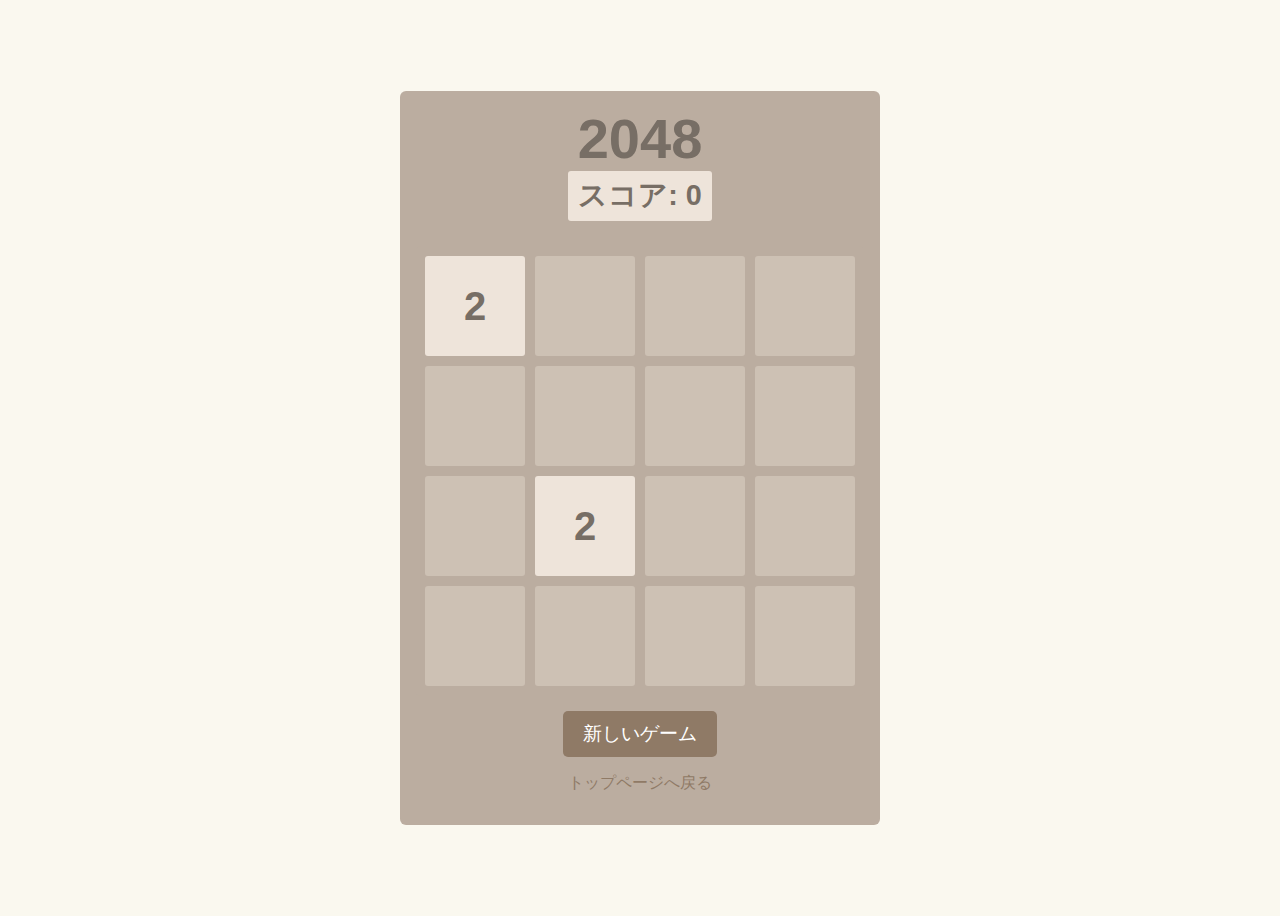
<file: game/2048/index.html>
<!DOCTYPE html>
<html lang="ja">
<head>
    <meta charset="UTF-8">
    <meta name="viewport" content="width=device-width, initial-scale=1.0">
    <title>2048</title>
    <link rel="stylesheet" href="style.css">
</head>
<body>
    <div id="game-container">
        <h1>2048</h1>
        <div id="score">スコア: 0</div>
        <div id="game-board">
            </div>
        <button id="newGameButton">新しいゲーム</button>
        <p><a href="../../index.html">トップページへ戻る</a></p>
    </div>
    <script src="script.js"></script>
</body>
</html>
</file>
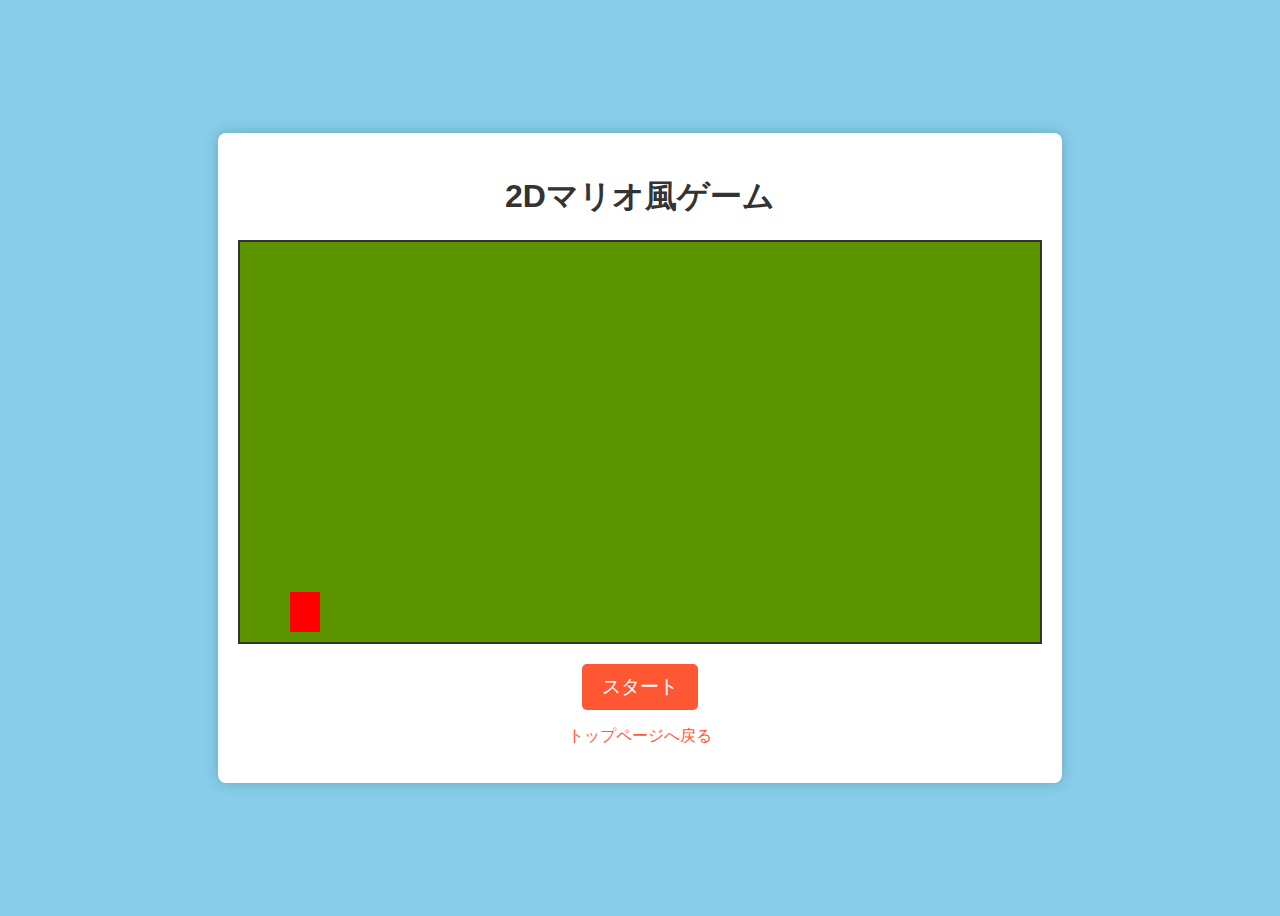
<file: game/mario/index.html>
<!DOCTYPE html>
<html lang="ja">
<head>
    <meta charset="UTF-8">
    <meta name="viewport" content="width=device-width, initial-scale=1.0">
    <title>2Dマリオ風ゲーム</title>
    <link rel="stylesheet" href="style.css">
</head>
<body>
    <div id="game-container">
        <h1>2Dマリオ風ゲーム</h1>
        <canvas id="gameCanvas" width="800" height="400"></canvas>
        <button id="startButton">スタート</button>
        <p><a href="../../index.html">トップページへ戻る</a></p>
    </div>
    <script src="script.js"></script>
</body>
</html>
</file>
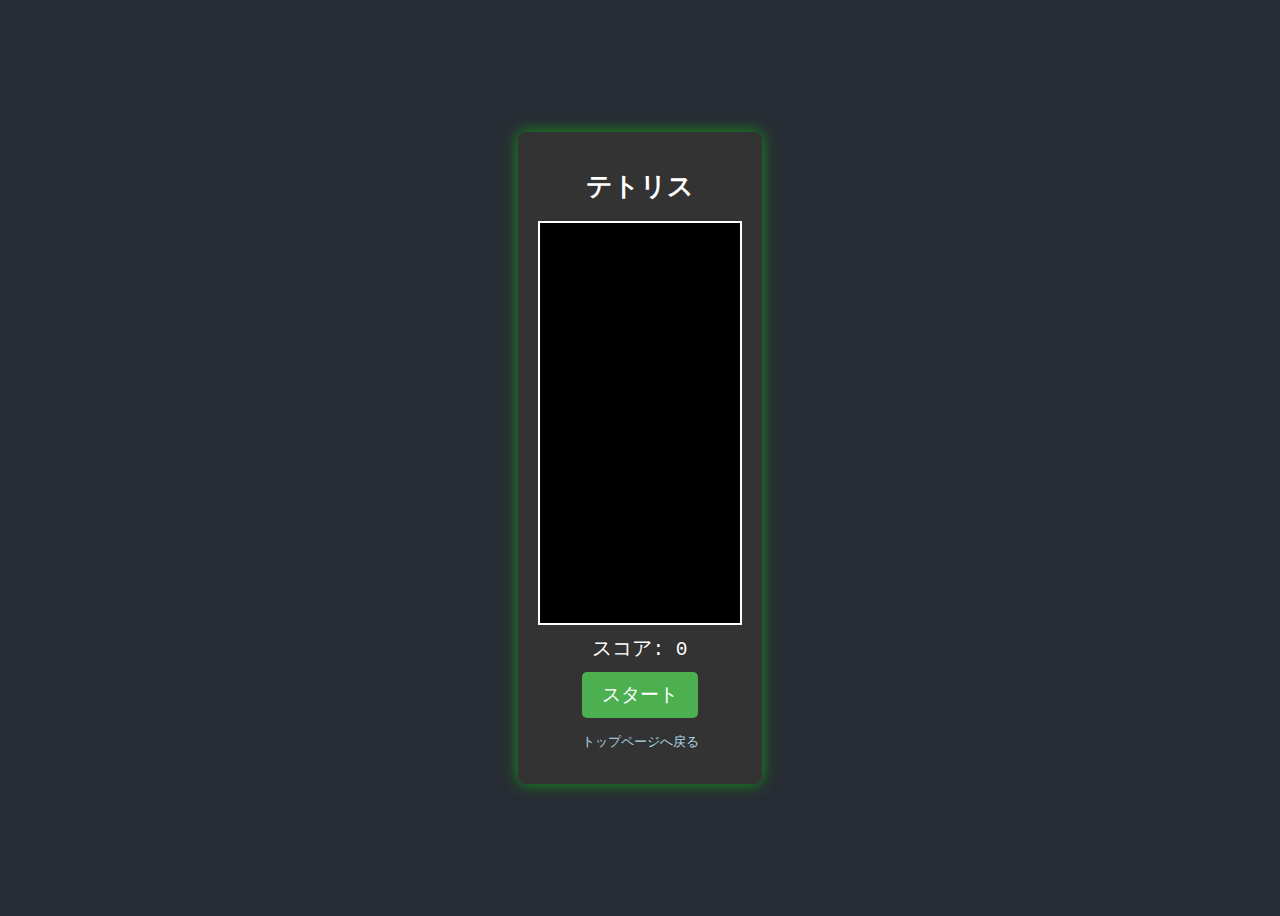
<file: game/tetris/index.html>
<!DOCTYPE html>
<html lang="ja">
<head>
    <meta charset="UTF-8">
    <meta name="viewport" content="width=device-width, initial-scale=1.0">
    <title>テトリス</title>
    <link rel="stylesheet" href="style.css">
</head>
<body>
    <div id="game-container">
        <h1>テトリス</h1>
        <canvas id="tetrisCanvas" width="200" height="400"></canvas>
        <div id="score">スコア: 0</div>
        <button id="startButton">スタート</button>
        <p><a href="../../index.html">トップページへ戻る</a></p>
    </div>
    <script src="script.js"></script>
</body>
</html>
</file>
<file: game/2048/style.css>
body {
    display: flex;
    justify-content: center;
    align-items: center;
    min-height: 100vh;
    background-color: #faf8ef;
    font-family: "Clear Sans", "Helvetica Neue", Arial, sans-serif;
    color: #776e65;
}

#game-container {
    text-align: center;
    background-color: #bbada0;
    padding: 15px;
    border-radius: 6px;
    position: relative;
}

h1 {
    font-size: 3.5em;
    font-weight: bold;
    margin: 0;
    color: #776e65;
}

#score {
    font-size: 1.8em;
    font-weight: bold;
    margin-bottom: 10px;
    background-color: #eee4da;
    padding: 5px 10px;
    border-radius: 3px;
    display: inline-block;
}

#game-board {
    display: grid;
    grid-template-columns: repeat(4, 100px);
    grid-template-rows: repeat(4, 100px);
    gap: 10px;
    background-color: #bbada0;
    padding: 10px;
    border-radius: 6px;
    margin-top: 15px;
}

.tile {
    width: 100px;
    height: 100px;
    background-color: #cdc1b4;
    border-radius: 3px;
    display: flex;
    justify-content: center;
    align-items: center;
    font-size: 2.5em;
    font-weight: bold;
    color: #776e65;
    transition: 100ms ease-in-out;
    transition-property: transform;
}

/* タイルの色 (例) */
.tile-2 { background-color: #eee4da; color: #776e65; }
.tile-4 { background-color: #ede0c8; color: #776e65; }
.tile-8 { background-color: #f2b179; color: #f9f6f2; }
/* ...他の数字のタイル色も追加 */

button {
    padding: 10px 20px;
    font-size: 1.2em;
    cursor: pointer;
    background-color: #8f7a66;
    color: white;
    border: none;
    border-radius: 5px;
    margin-top: 15px;
}

a {
    color: #8f7a66;
    text-decoration: none;
    margin-top: 15px;
    display: block;
}
</file>
<file: game/mario/style.css>
body {
    display: flex;
    justify-content: center;
    align-items: center;
    min-height: 100vh;
    background-color: #87CEEB; /* 空色 */
    font-family: sans-serif;
    color: #333;
}

#game-container {
    text-align: center;
    background-color: white;
    padding: 20px;
    border-radius: 8px;
    box-shadow: 0 0 15px rgba(0, 0, 0, 0.2);
}

canvas {
    background-color: #5C9400; /* 地面の色 (仮) */
    border: 2px solid #333;
    display: block;
    margin: 10px auto;
}

button {
    padding: 10px 20px;
    font-size: 1.2em;
    cursor: pointer;
    background-color: #FF5733; /* マリオっぽい色 */
    color: white;
    border: none;
    border-radius: 5px;
    margin-top: 10px;
}

a {
    color: #FF5733;
    text-decoration: none;
    margin-top: 15px;
    display: block;
}
</file>
<file: game/tetris/style.css>
body {
    display: flex;
    justify-content: center;
    align-items: center;
    min-height: 100vh;
    background-color: #282c34;
    color: white;
    font-family: monospace;
}

#game-container {
    text-align: center;
    background-color: #333;
    padding: 20px;
    border-radius: 8px;
    box-shadow: 0 0 15px rgba(0, 255, 0, 0.5);
}

canvas {
    border: 2px solid white;
    background-color: black;
    display: block;
    margin: 10px auto;
}

#score {
    font-size: 1.5em;
    margin-bottom: 10px;
}

button {
    padding: 10px 20px;
    font-size: 1.2em;
    cursor: pointer;
    background-color: #4CAF50;
    color: white;
    border: none;
    border-radius: 5px;
}

a {
    color: lightblue;
    text-decoration: none;
    margin-top: 15px;
    display: block;
}
</file>
